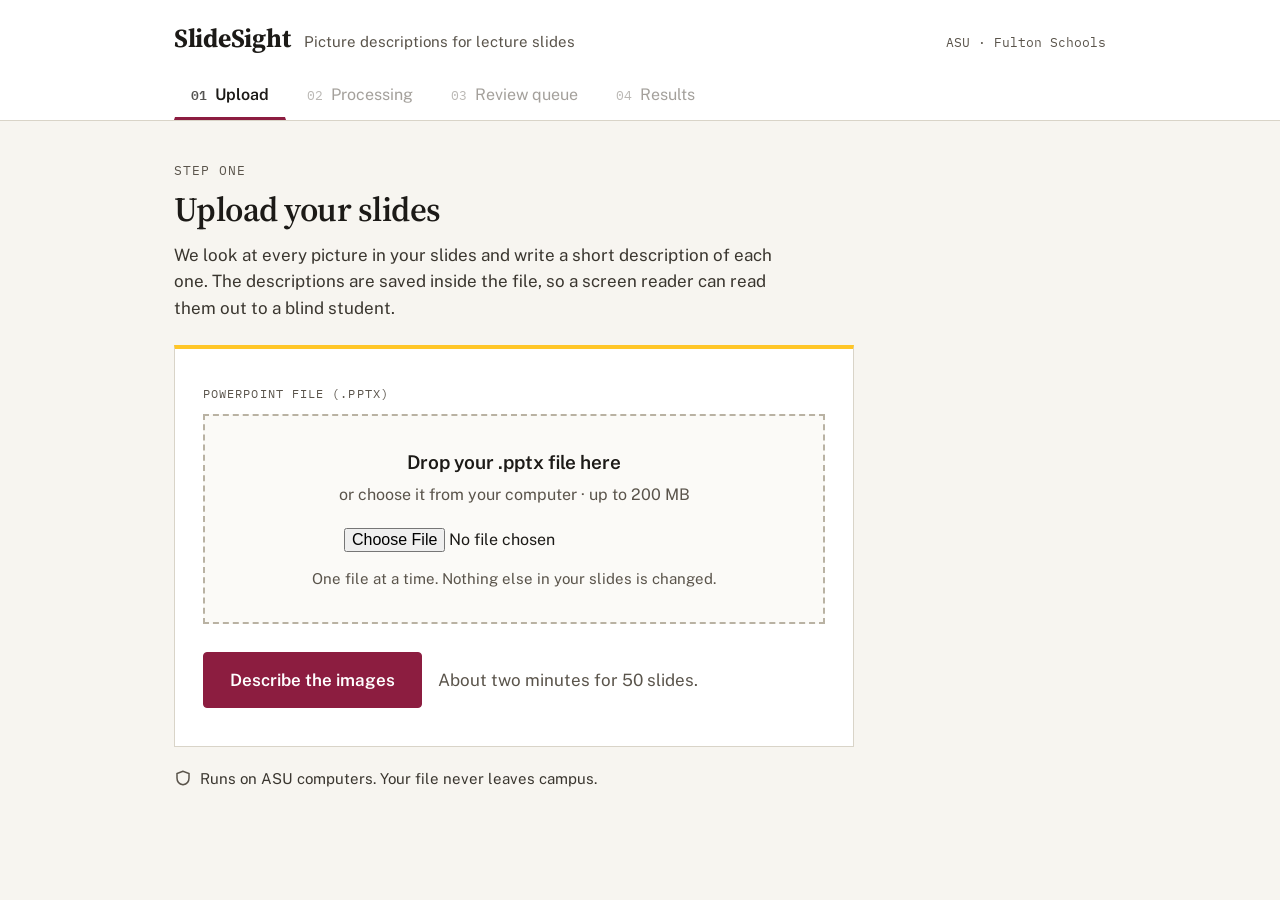
<file: web/index.html>
<!DOCTYPE html>
<html lang="en">
<head>
<meta charset="utf-8">
<meta name="viewport" content="width=device-width, initial-scale=1">
<title>SlideSight — picture descriptions for lecture slides</title>
<link rel="preconnect" href="https://fonts.googleapis.com">
<link rel="preconnect" href="https://fonts.gstatic.com" crossorigin>
<link href="https://fonts.googleapis.com/css2?family=Source+Serif+4:opsz,wght@8..60,400;8..60,600;8..60,700&family=Public+Sans:wght@400;500;600;700&family=IBM+Plex+Mono:wght@400;500;600&display=swap" rel="stylesheet">
<link rel="stylesheet" href="./style.css">
</head>
<body>

<a href="#main" class="skip">Skip to main content</a>

<header>
  <div class="head-inner">
    <h1>SlideSight</h1>
    <p class="head-sub">Picture descriptions for lecture slides</p>
    <p class="head-org">ASU &middot; Fulton Schools</p>
  </div>
  <nav aria-label="Progress through SlideSight">
    <ol id="steps"></ol>
  </nav>
</header>

<main id="main">

  <!-- ─────────────── Step one — upload ─────────────── -->
  <section id="screen-upload" aria-labelledby="upload-h" class="narrow">
    <p class="eyebrow">Step one</p>
    <h2 id="upload-h">Upload your slides</h2>
    <p class="lede">We look at every picture in your slides and write a short description of each one. The descriptions are saved inside the file, so a screen reader can read them out to a blind student.</p>

    <div class="card card-gold">
      <label for="deck-file" class="field-label">PowerPoint file (.pptx)</label>
      <div id="dropzone" class="dropzone">
        <p class="drop-title">Drop your .pptx file here</p>
        <p class="drop-sub">or choose it from your computer &middot; up to 200&nbsp;MB</p>
        <input id="deck-file" type="file" accept=".pptx" aria-describedby="deck-hint">
        <p id="deck-hint" class="drop-hint">One file at a time. Nothing else in your slides is changed.</p>
      </div>
      <div class="row-actions">
        <button type="button" id="btn-start" class="btn btn-primary">Describe the images</button>
        <p class="muted">About two minutes for 50 slides.</p>
      </div>
      <p id="upload-error" class="error" role="alert" hidden></p>
    </div>

    <p class="assure">
      <svg width="18" height="18" viewBox="0 0 24 24" fill="none" stroke="#5A544B" stroke-width="2" aria-hidden="true"><path d="M12 3 4 6v6c0 5 3.4 8.3 8 9 4.6-.7 8-4 8-9V6z"></path></svg>
      <span>Runs on ASU computers. Your file never leaves campus.</span>
    </p>
  </section>

  <!-- ─────────────── Step two — processing ─────────────── -->
  <section id="screen-processing" aria-labelledby="proc-h" class="mid" hidden>
    <p class="eyebrow">Step two</p>
    <h2 id="proc-h">Writing descriptions</h2>

    <div class="card">
      <div class="prog-head">
        <p class="mono-lg" id="prog-slide">Image 0 of 0</p>
        <p class="mono-lg muted" id="prog-pct">0%</p>
      </div>
      <div id="progressbar" role="progressbar" aria-valuemin="0" aria-valuemax="100" aria-valuenow="0" aria-label="Images described" class="bar">
        <div id="bar-fill" class="bar-fill"></div>
      </div>
      <p aria-live="polite" class="live" id="live-status">Uploading&hellip;</p>
    </div>

    <h3 class="sec-h">Descriptions, as we write them</h3>
    <ul id="feed" class="feed"></ul>
    <p class="muted small">You can leave this page open. Anything we are unsure about is saved for you to check in the next step.</p>
  </section>

  <!-- ─────────────── Step three — review queue ─────────────── -->
  <section id="screen-review" aria-labelledby="rev-h" hidden>
    <p class="eyebrow">Step three</p>
    <h2 id="rev-h">Review queue</h2>
    <p class="lede" id="review-intro"></p>

    <div class="sticky-bar">
      <p aria-live="polite" class="mono" id="review-count"></p>
      <p class="muted small">When you approve one, we save it into the file.</p>
    </div>

    <ol id="review-list" class="review-list"></ol>

    <div class="mt-30">
      <button type="button" id="btn-finish" class="btn btn-ghost">Done checking &mdash; see results</button>
    </div>
  </section>

  <!-- ─────────────── Step four — results ─────────────── -->
  <section id="screen-results" aria-labelledby="res-h" hidden>
    <p class="eyebrow">Step four</p>
    <h2 id="res-h">Results</h2>
    <p class="lede" id="results-lede"></p>

    <table class="counts">
      <caption>What happened to the images</caption>
      <tbody id="counts-body"></tbody>
    </table>

    <h3 class="sec-h">What a blind student hears</h3>
    <p class="lede">The same picture, before and after we described it.</p>
    <div id="compare" class="compare"></div>

    <h3 class="sec-h">Other accessibility issues found</h3>
    <p class="lede">We found these but did not change them. Each one is a choice only you should make.</p>
    <ul id="issues" class="issues"></ul>
    <p id="wcag-note" class="muted small"></p>

    <div class="footer-actions">
      <button type="button" id="btn-download" class="btn btn-primary">Download your slides (.pptx)</button>
      <button type="button" id="btn-report" class="btn btn-ghost">Download the report (JSON)</button>
      <button type="button" id="btn-restart" class="btn btn-link">Start another file</button>
    </div>
  </section>

</main>

<!-- Preview overlay. Hidden until a picture is clicked. -->
<div id="preview" class="preview" hidden role="dialog" aria-modal="true" aria-labelledby="preview-cap">
  <div class="preview-box">
    <button type="button" id="preview-close" class="preview-close" aria-label="Close preview">&times;</button>
    <img id="preview-img" alt="">
    <p id="preview-cap" class="preview-cap"></p>
  </div>
</div>

<script src="./app.js"></script>
</body>
</html>
</file>
<file: web/style.css>
/* SlideSight — styles lifted from the approved design.
   Palette: ASU maroon #8C1D40, gold #FFC627, warm paper #F7F5F0. */

:root {
  --maroon: #8C1D40;
  --maroon-dark: #6E1732;
  --gold: #FFC627;
  --paper: #F7F5F0;
  --white: #FFFFFF;
  --ink: #1C1A17;
  --ink-2: #3A362F;
  --muted: #5A544B;
  --rule: #D9D4C8;
  --rule-2: #E4E0D6;
  --field: #A9A294;
  --warn: #8A5A00;
  --serif: 'Source Serif 4', Georgia, serif;
  --sans: 'Public Sans', system-ui, sans-serif;
  --mono: 'IBM Plex Mono', ui-monospace, monospace;
}

html, body { margin: 0; padding: 0; }
* { box-sizing: border-box; }
body {
  background: var(--paper);
  color: var(--ink);
  font-family: var(--sans);
  font-size: 17px;
  line-height: 1.55;
}
:focus-visible { outline: 3px solid var(--maroon); outline-offset: 2px; border-radius: 2px; }
a { color: var(--maroon); }
a:hover { color: var(--maroon-dark); }
textarea, input, button { font: inherit; }

.skip { position: absolute; left: -9999px; top: 0; background: var(--maroon); color: #fff; padding: 10px 16px; z-index: 20; }
.skip:focus { left: 12px; top: 12px; }

/* ── header ─────────────────────────────────────────── */
header { border-bottom: 1px solid var(--rule); background: var(--white); }
.head-inner {
  max-width: 980px; margin: 0 auto; padding: 18px 24px 0;
  display: flex; flex-wrap: wrap; align-items: baseline; gap: 14px;
}
h1 { margin: 0; font-family: var(--serif); font-size: 26px; font-weight: 700; letter-spacing: -0.01em; }
.head-sub { margin: 0; color: var(--muted); font-size: 15px; }
.head-org { margin: 0 0 0 auto; font-family: var(--mono); font-size: 13px; color: var(--muted); }

nav { max-width: 980px; margin: 0 auto; padding: 14px 24px 0; }
nav ol { list-style: none; margin: 0; padding: 0; display: flex; flex-wrap: wrap; gap: 4px; }
nav li { margin: 0; }
.step {
  display: flex; align-items: baseline; gap: 8px; background: transparent;
  border: 1px solid transparent; border-bottom: 3px solid transparent;
  padding: 10px 16px 9px; font-size: 16px; color: var(--muted); cursor: pointer;
}
.step:hover:not(:disabled) { background: #F1EEE7; }
.step .num { font-family: var(--mono); font-size: 13px; opacity: 0.75; }
.step[aria-current="step"] { color: var(--ink); font-weight: 600; border-bottom-color: var(--maroon); }
.step.done { color: var(--ink-2); }
.step:disabled { cursor: default; opacity: 0.55; }

/* ── layout ─────────────────────────────────────────── */
main { max-width: 980px; margin: 0 auto; padding: 40px 24px 96px; }
.narrow { max-width: 680px; }
.mid { max-width: 760px; }

.eyebrow { margin: 0 0 8px; font-family: var(--mono); font-size: 13px; letter-spacing: 0.08em; text-transform: uppercase; color: var(--muted); }
h2 { margin: 0 0 12px; font-family: var(--serif); font-size: 34px; font-weight: 600; letter-spacing: -0.015em; line-height: 1.2; }
h3.sec-h { margin: 40px 0 6px; font-family: var(--serif); font-size: 24px; font-weight: 600; }
.lede { margin: 0 0 24px; color: var(--ink-2); max-width: 62ch; text-wrap: pretty; }
.muted { color: var(--muted); }
.small { font-size: 15px; }
.mono { font-family: var(--mono); font-size: 15px; }
.mono-lg { font-family: var(--mono); font-size: 18px; font-weight: 500; margin: 0; }
.mt-30 { margin-top: 30px; }

.card { background: var(--white); border: 1px solid var(--rule); padding: 26px 24px; }
.card-gold { border-top: 4px solid var(--gold); padding: 36px 28px; }

.field-label { display: block; font-family: var(--mono); font-size: 12px; letter-spacing: 0.09em; text-transform: uppercase; color: var(--muted); margin-bottom: 10px; }

/* ── upload ─────────────────────────────────────────── */
.dropzone { border: 2px dashed #B9B2A3; padding: 32px 24px; text-align: center; background: #FBFAF7; }
.dropzone.drag { border-color: var(--maroon); background: #F6EEF1; }
.drop-title { margin: 0 0 6px; font-size: 19px; font-weight: 600; }
.drop-sub { margin: 0 0 20px; color: var(--muted); font-size: 16px; }
.dropzone input[type=file] { display: block; margin: 0 auto; max-width: 100%; font-size: 16px; }
.drop-hint { margin: 14px 0 0; font-size: 15px; color: var(--muted); }
.row-actions { display: flex; flex-wrap: wrap; align-items: center; gap: 16px; margin-top: 26px; }
.assure { margin: 20px 0 0; font-size: 15px; color: var(--ink-2); display: flex; gap: 8px; align-items: flex-start; }
.assure svg { flex: none; margin-top: 2px; }
.error { margin: 16px 0 0; color: #A11B2E; font-size: 16px; }

/* ── buttons ────────────────────────────────────────── */
.btn { border-radius: 4px; cursor: pointer; font-weight: 600; }
.btn-primary { background: var(--maroon); color: #fff; border: 1px solid var(--maroon); padding: 14px 26px; font-size: 17px; }
.btn-primary:hover { background: var(--maroon-dark); border-color: var(--maroon-dark); }
.btn-primary:disabled { opacity: 0.55; cursor: default; }
.btn-ghost { background: var(--white); color: var(--ink); border: 1px solid var(--field); padding: 13px 24px; font-size: 17px; }
.btn-ghost:hover { background: #F1EEE7; }
.btn-link { background: transparent; color: var(--ink-2); border: 1px solid transparent; padding: 14px 12px; font-size: 17px; font-weight: 500; text-decoration: underline; }
.btn-link:hover { background: #EDEAE2; }
.btn-sm { padding: 11px 22px; font-size: 16px; }

/* ── processing ─────────────────────────────────────── */
.prog-head { display: flex; justify-content: space-between; align-items: baseline; gap: 16px; margin-bottom: 12px; }
.bar { height: 14px; background: #EDEAE2; border: 1px solid var(--rule); }
.bar-fill { height: 100%; background: var(--maroon); width: 0%; transition: width .3s ease; }
.live { margin: 14px 0 0; font-size: 16px; color: var(--ink-2); }
.feed { list-style: none; margin: 12px 0 0; padding: 0; border-top: 1px solid var(--rule); }
.feed li { border-bottom: 1px solid var(--rule); padding: 14px 2px; display: grid; grid-template-columns: 92px 1fr; gap: 16px; align-items: start; }
.feed .slide { font-family: var(--mono); font-size: 14px; color: var(--muted); }
.feed .text { font-size: 16px; color: var(--ink); text-wrap: pretty; }

/* ── review queue ───────────────────────────────────── */
.sticky-bar { position: sticky; top: 0; z-index: 5; background: var(--paper); border-bottom: 1px solid var(--rule); padding: 10px 0 12px; display: flex; flex-wrap: wrap; gap: 18px; align-items: baseline; }
.review-list { list-style: none; margin: 0; padding: 0; }
.review-list > li { border-bottom: 1px solid var(--rule); padding: 26px 0; }
.review-grid { display: grid; grid-template-columns: 148px 1fr; gap: 24px; align-items: start; }
button.thumb { width: 148px; height: 104px; background: #E7E3D9; border: 1px solid #C9C2B2; display: flex; align-items: center; justify-content: center; text-align: center; padding: 4px; overflow: hidden; }
.thumb img { max-width: 100%; max-height: 100%; object-fit: contain; }
.thumb .ph { font-family: var(--mono); font-size: 12px; color: var(--muted); line-height: 1.3; }
.thumb-cap { margin: 8px 0 0; font-family: var(--mono); font-size: 13px; color: var(--muted); }
.review-title { margin: 0 0 4px; font-family: var(--serif); font-size: 21px; font-weight: 600; line-height: 1.25; }
.review-context { margin: 0 0 16px; font-size: 15px; color: var(--muted); }
.review-list textarea { width: 100%; background: var(--white); border: 1px solid var(--field); border-radius: 3px; padding: 12px 14px; font-family: var(--mono); font-size: 15px; line-height: 1.5; color: var(--ink); resize: vertical; }
.charcount { margin: 6px 0 0; font-size: 14px; color: var(--muted); }
.meta { margin: 16px 0 0; display: grid; grid-template-columns: max-content 1fr; gap: 8px 18px; align-items: start; }
.meta dt { font-family: var(--mono); font-size: 12px; letter-spacing: 0.09em; text-transform: uppercase; color: var(--muted); padding-top: 3px; }
.meta dd { margin: 0; color: var(--ink-2); font-size: 16px; text-wrap: pretty; }
.conf { display: flex; align-items: center; gap: 10px; flex-wrap: wrap; }
.conf strong { color: var(--warn); font-weight: 600; }
.conf .score { font-family: var(--mono); font-size: 15px; }
.conf .track { display: inline-block; width: 120px; height: 8px; background: #EDEAE2; border: 1px solid #C9C2B2; }
.conf .track span { display: block; height: 100%; background: var(--warn); }
.actions { display: flex; flex-wrap: wrap; gap: 10px; margin-top: 20px; padding-top: 18px; border-top: 1px solid var(--rule-2); align-items: center; }
.state { margin: 0 0 0 4px; font-size: 15px; display: flex; align-items: center; gap: 6px; }
.state.written { color: #1E6B3A; }
.state.skipped { color: var(--muted); }
li.handled { opacity: 0.62; }

/* ── results ────────────────────────────────────────── */
.counts { width: 100%; border-collapse: collapse; background: var(--white); border: 1px solid var(--rule); }
.counts caption { text-align: left; font-family: var(--serif); font-size: 21px; font-weight: 600; padding: 0 0 10px; }
.counts tr { border-bottom: 1px solid var(--rule-2); }
.counts th { text-align: left; font-weight: 600; font-size: 17px; padding: 16px 18px; width: 40%; }
.counts td.num { font-family: var(--mono); font-size: 26px; font-weight: 500; padding: 16px 18px; width: 90px; }
.counts td.note { padding: 16px 18px; color: var(--ink-2); font-size: 16px; }

.disclose {
  background: none; border: 0; padding: 0; font: inherit; font-weight: 600;
  color: var(--ink); cursor: pointer; display: flex; align-items: baseline;
  gap: 8px; text-align: left;
}
.disclose:hover { color: var(--maroon); }
.disclose .chev { font-size: 13px; color: var(--muted); width: 12px; }
.count-detail > td { padding: 0 18px 16px; background: #FBFAF7; }
.count-list { list-style: none; margin: 0; padding: 0; }
.count-list li {
  display: grid; grid-template-columns: 76px 84px 1fr; gap: 14px;
  padding: 10px 0; border-top: 1px solid var(--rule-2); align-items: start;
}
.count-list .lp {
  width: 76px; height: 54px; object-fit: contain;
  background: #EDEAE2; border: 1px solid #C9C2B2;
}
.count-list .ln { font-family: var(--mono); font-size: 13px; color: var(--muted); }
.count-list .lt { font-size: 15px; color: var(--ink-2); text-wrap: pretty; }
.count-list .you {
  display: inline-block; margin-left: 8px; padding: 1px 6px; border-radius: 3px;
  background: #E7F0E9; color: #1E6B3A; font-family: var(--sans);
  font-size: 12px; font-weight: 600; letter-spacing: 0;
}
.count-list li:has(.you) { background: #F4F9F5; }
.count-list .lt-edit {
  width: 100%; margin: 4px 0 0; padding: 8px 10px; border: 1px solid var(--field);
  border-radius: 3px; font-family: var(--mono); font-size: 14px; line-height: 1.5;
  color: var(--ink); resize: vertical;
}
.count-list .lt-actions { display: flex; gap: 12px; align-items: center; margin-top: 4px; }
.count-list .lt-msg { font-size: 13px; color: var(--muted); }
.linky {
  background: none; border: 0; padding: 0; font: inherit; font-size: 14px;
  color: var(--maroon); text-decoration: underline; cursor: pointer;
}
.linky:hover { color: var(--maroon-dark); }
.linky.save { font-weight: 600; }

.compare { display: grid; gap: 16px; }
.compare .case { background: var(--white); border: 1px solid var(--rule); border-left: 4px solid #C9C2B2; padding: 18px 20px; }
.compare .case-name { margin: 0 0 12px; font-weight: 600; font-size: 17px; }
.compare dl { margin: 0; display: grid; grid-template-columns: max-content 1fr; gap: 10px 16px; }
.compare dt { font-family: var(--mono); font-size: 12px; letter-spacing: 0.09em; text-transform: uppercase; color: var(--muted); padding-top: 3px; }
.compare dd { margin: 0; font-family: var(--mono); font-size: 15px; color: var(--ink-2); }
.compare dd.after { color: var(--ink); }

.issues { list-style: none; margin: 0; padding: 0; border-top: 1px solid var(--rule); }
.issues li { border-bottom: 1px solid var(--rule); padding: 16px 2px; display: grid; grid-template-columns: 1fr 210px; gap: 16px; align-items: start; }
.issues .name { margin: 0 0 3px; display: flex; align-items: center; gap: 8px; font-weight: 600; font-size: 17px; }
.issues .name svg { flex: none; }
.issues .count { font-family: var(--mono); font-size: 13px; font-weight: 500; color: var(--muted); }
.issues .detail { margin: 0; color: var(--ink-2); font-size: 16px; text-wrap: pretty; }
.issues .slides { margin: 0; font-family: var(--mono); font-size: 14px; color: var(--ink-2); }
.issues li { grid-template-columns: 1fr 150px; }
.issue-list { grid-column: 1 / -1; margin: 10px 0 0; padding: 0 0 0 25px; }
.issue-list li { display: grid; grid-template-columns: 120px 84px 1fr; gap: 14px;
  padding: 10px 0; border-top: 1px solid var(--rule-2); border-bottom: 0;
  align-items: start; }
.slidepic { display: block; line-height: 0; }
.slidepic img {
  width: 120px; border: 1px solid #C9C2B2; background: #fff;
}
.slidepic:hover img { border-color: var(--maroon); }
/* If the render is not ready the anchor removes itself; keep the text aligned. */
.issue-list li:not(:has(.slidepic)) { grid-template-columns: 84px 1fr; }

.footer-actions { margin-top: 36px; padding-top: 24px; border-top: 4px solid var(--gold); display: flex; flex-wrap: wrap; gap: 12px; align-items: center; }

@media (max-width: 720px) {
  .review-grid, .feed li, .issues li { grid-template-columns: 1fr; }
  .count-list li { grid-template-columns: 76px 1fr; }
  .issue-list li { grid-template-columns: 100px 1fr; }
  .count-list .ln { grid-column: 2; }
  .head-org { margin-left: 0; }
}

/* ── picture preview ────────────────────────────────── */
/* A display value in a class beats the browser's own [hidden] rule, so the
   hidden attribute silently stopped working and this sat open on every load.
   The [hidden] rule below has to come after, and has to be explicit. */
.preview[hidden] { display: none !important; }
.preview {
  position: fixed; inset: 0; z-index: 50; display: flex;
  align-items: center; justify-content: center; padding: 32px;
  background: rgba(28, 26, 23, 0.82);
}
.preview-box {
  position: relative; background: var(--white); border: 1px solid var(--rule);
  padding: 18px; max-width: min(92vw, 1200px); max-height: 90vh;
  /* Never collapse to a stub if the image is missing or still loading. */
  min-width: min(340px, 80vw); min-height: 120px;
  display: flex; flex-direction: column; gap: 10px;
  align-items: center; justify-content: center;
}
.preview-box img {
  max-width: 100%; max-height: calc(90vh - 90px); object-fit: contain;
  background: #F1EEE7;
}
.preview-cap { margin: 0; font-size: 15px; color: var(--ink-2); text-wrap: pretty; }
.preview-close {
  position: absolute; top: -14px; right: -14px; width: 34px; height: 34px;
  border-radius: 50%; border: 1px solid var(--maroon); background: var(--maroon);
  color: #fff; font-size: 20px; line-height: 1; cursor: pointer;
}
.preview-close:hover { background: var(--maroon-dark); }
/* Anything clickable to enlarge */
.zoom { cursor: zoom-in; display: block; line-height: 0; background: none;
        border: 0; padding: 0; }
.zoom:hover { outline: 2px solid var(--maroon); outline-offset: 2px; }
</file>
